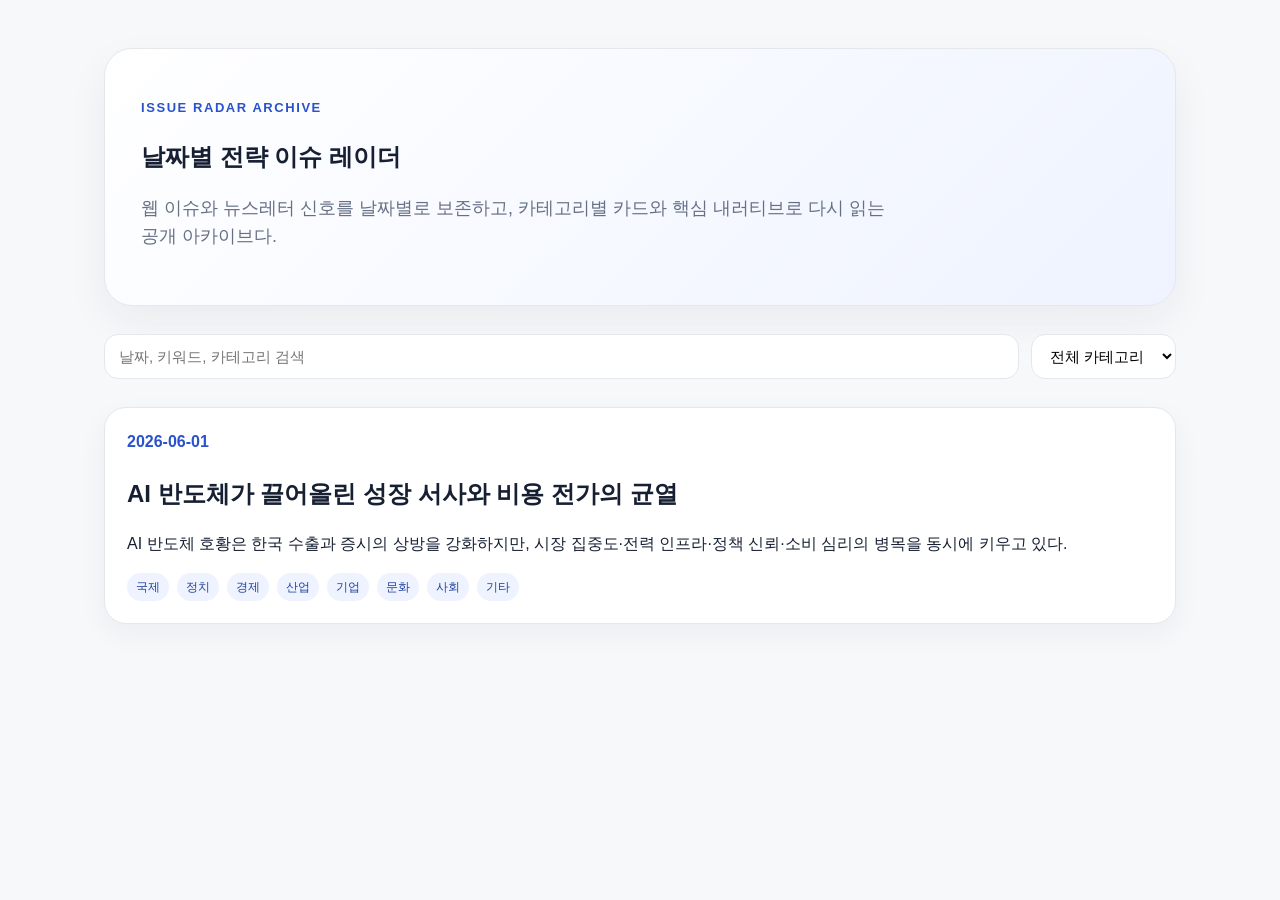
<file: docs/index.html>
<!doctype html>
<html lang="ko">
<head>
  <meta charset="utf-8" />
  <meta name="viewport" content="width=device-width, initial-scale=1" />
  <title>Issue Radar Archive</title>
  <link rel="stylesheet" href="./assets/style.css" />
</head>
<body>
  <main class="page">
    <section class="hero">
      <p class="eyebrow">Issue Radar Archive</p>
      <h1>날짜별 전략 이슈 레이더</h1>
      <p class="lead">웹 이슈와 뉴스레터 신호를 날짜별로 보존하고, 카테고리별 카드와 핵심 내러티브로 다시 읽는 공개 아카이브다.</p>
    </section>
    <section class="toolbar">
      <input id="search" type="search" placeholder="날짜, 키워드, 카테고리 검색" />
      <select id="category"><option value="">전체 카테고리</option><option>국제</option><option>정치</option><option>경제</option><option>산업</option><option>기업</option><option>문화</option><option>사회</option><option>기타</option></select>
    </section>
    <section id="reports" class="grid"></section>
  </main>
  <script src="./assets/app.js"></script>
</body>
</html>
</file>
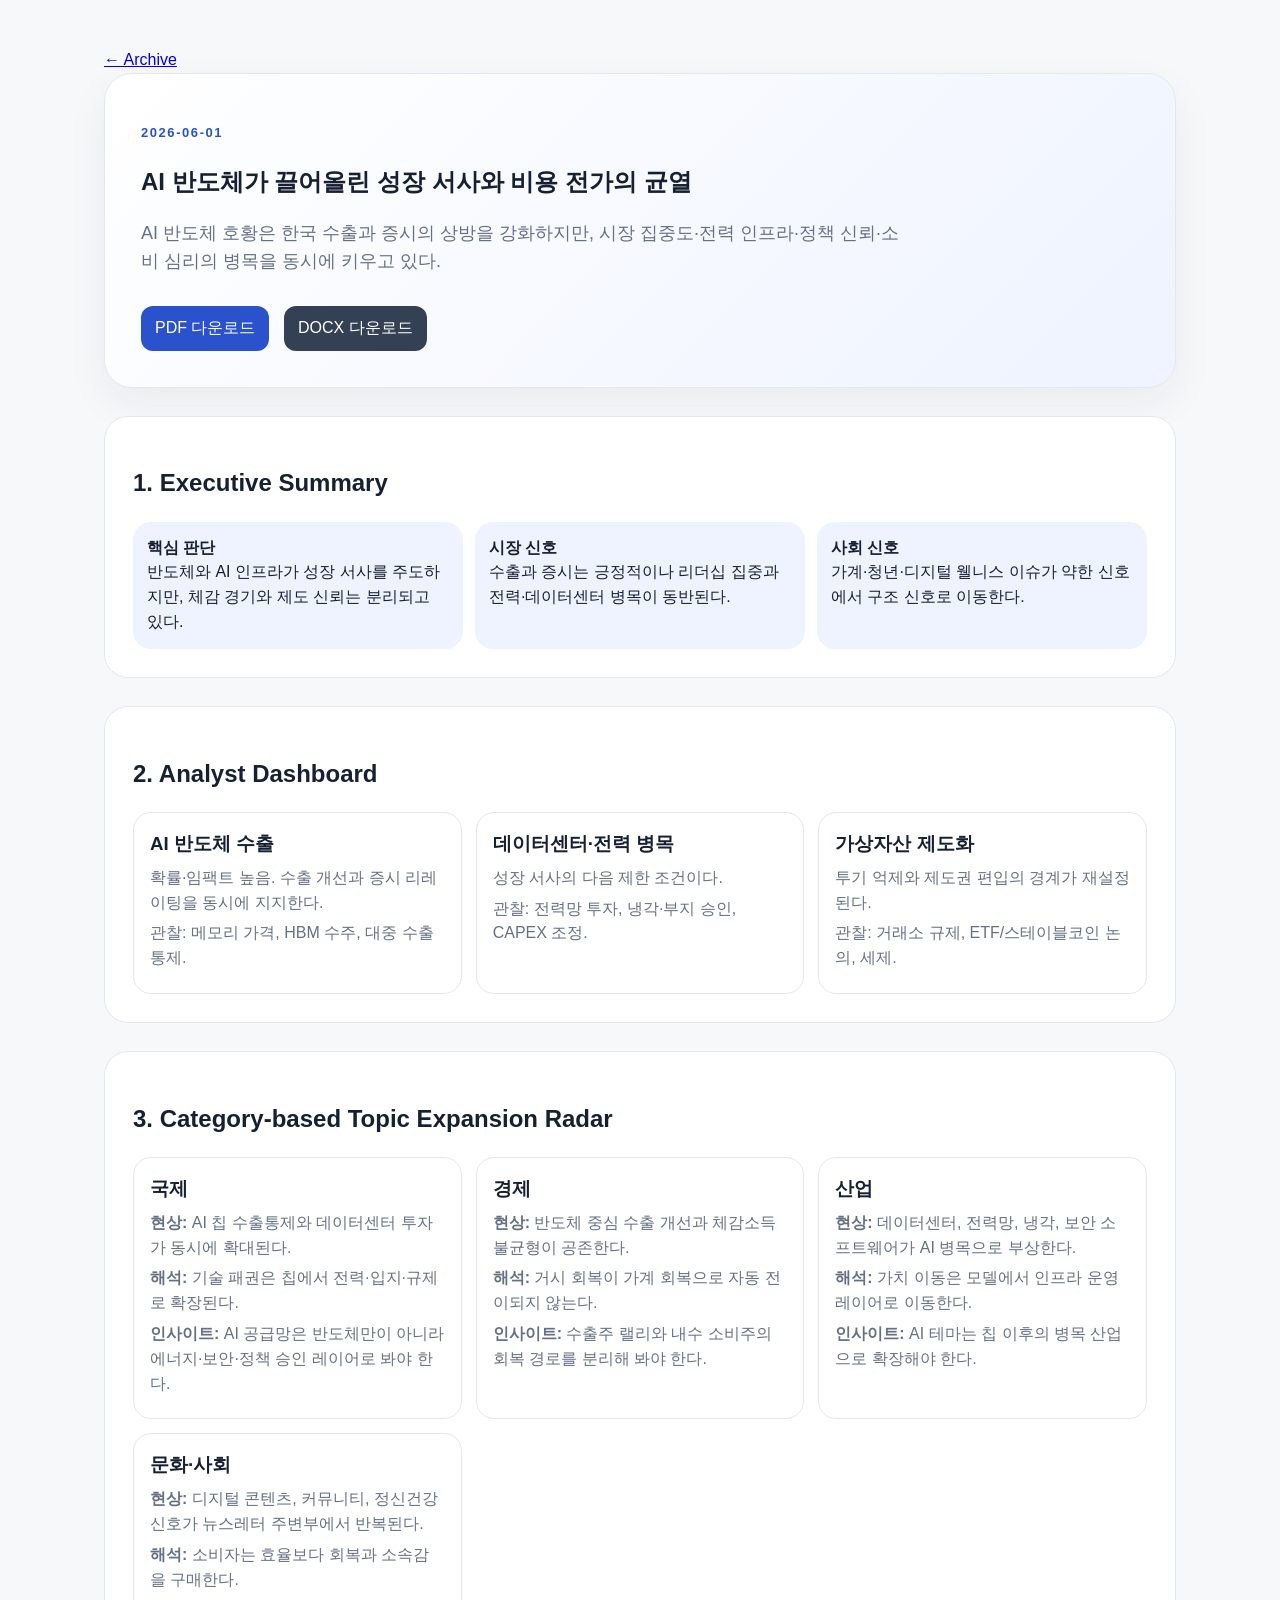
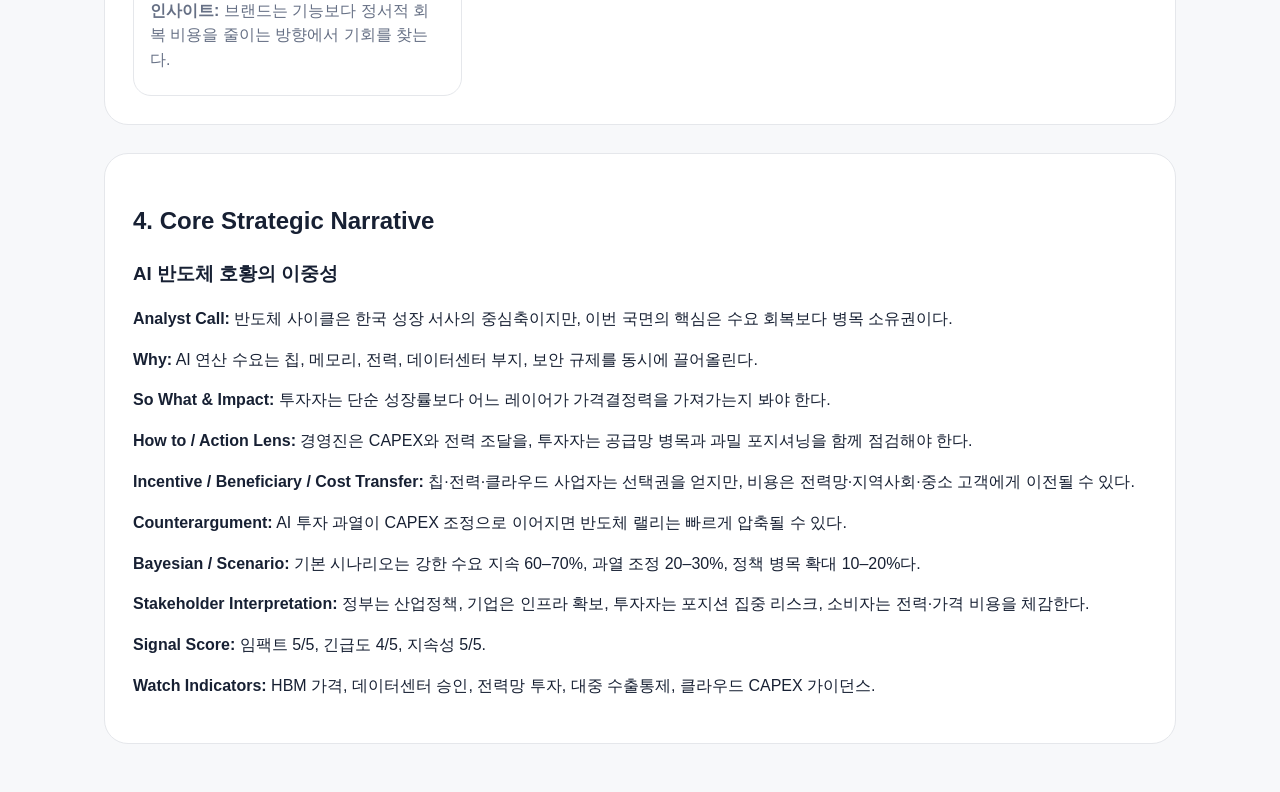
<file: docs/reports/2026-06-01/index.html>
<!doctype html>
<html lang="ko">
<head>
  <meta charset="utf-8" />
  <meta name="viewport" content="width=device-width, initial-scale=1" />
  <title>2026-06-01 Issue Radar</title>
  <link rel="stylesheet" href="../../assets/style.css" />
</head>
<body>
  <main class="page">
    <a href="../../index.html">← Archive</a>
    <section class="hero">
      <p class="eyebrow">2026-06-01</p>
      <h1>AI 반도체가 끌어올린 성장 서사와 비용 전가의 균열</h1>
      <p class="lead">AI 반도체 호황은 한국 수출과 증시의 상방을 강화하지만, 시장 집중도·전력 인프라·정책 신뢰·소비 심리의 병목을 동시에 키우고 있다.</p>
      <a class="download" href="./report.pdf">PDF 다운로드</a>
      <a class="download secondary" href="./report.docx">DOCX 다운로드</a>
    </section>

    <section class="section">
      <h2>1. Executive Summary</h2>
      <div class="kpi">
        <div><strong>핵심 판단</strong><br/>반도체와 AI 인프라가 성장 서사를 주도하지만, 체감 경기와 제도 신뢰는 분리되고 있다.</div>
        <div><strong>시장 신호</strong><br/>수출과 증시는 긍정적이나 리더십 집중과 전력·데이터센터 병목이 동반된다.</div>
        <div><strong>사회 신호</strong><br/>가계·청년·디지털 웰니스 이슈가 약한 신호에서 구조 신호로 이동한다.</div>
      </div>
    </section>

    <section class="section">
      <h2>2. Analyst Dashboard</h2>
      <div class="category-grid">
        <article class="issue"><h3>AI 반도체 수출</h3><p>확률·임팩트 높음. 수출 개선과 증시 리레이팅을 동시에 지지한다.</p><p>관찰: 메모리 가격, HBM 수주, 대중 수출통제.</p></article>
        <article class="issue"><h3>데이터센터·전력 병목</h3><p>성장 서사의 다음 제한 조건이다.</p><p>관찰: 전력망 투자, 냉각·부지 승인, CAPEX 조정.</p></article>
        <article class="issue"><h3>가상자산 제도화</h3><p>투기 억제와 제도권 편입의 경계가 재설정된다.</p><p>관찰: 거래소 규제, ETF/스테이블코인 논의, 세제.</p></article>
      </div>
    </section>

    <section class="section">
      <h2>3. Category-based Topic Expansion Radar</h2>
      <div class="category-grid">
        <article class="issue"><h3>국제</h3><p><strong>현상:</strong> AI 칩 수출통제와 데이터센터 투자가 동시에 확대된다.</p><p><strong>해석:</strong> 기술 패권은 칩에서 전력·입지·규제로 확장된다.</p><p><strong>인사이트:</strong> AI 공급망은 반도체만이 아니라 에너지·보안·정책 승인 레이어로 봐야 한다.</p></article>
        <article class="issue"><h3>경제</h3><p><strong>현상:</strong> 반도체 중심 수출 개선과 체감소득 불균형이 공존한다.</p><p><strong>해석:</strong> 거시 회복이 가계 회복으로 자동 전이되지 않는다.</p><p><strong>인사이트:</strong> 수출주 랠리와 내수 소비주의 회복 경로를 분리해 봐야 한다.</p></article>
        <article class="issue"><h3>산업</h3><p><strong>현상:</strong> 데이터센터, 전력망, 냉각, 보안 소프트웨어가 AI 병목으로 부상한다.</p><p><strong>해석:</strong> 가치 이동은 모델에서 인프라 운영 레이어로 이동한다.</p><p><strong>인사이트:</strong> AI 테마는 칩 이후의 병목 산업으로 확장해야 한다.</p></article>
        <article class="issue"><h3>문화·사회</h3><p><strong>현상:</strong> 디지털 콘텐츠, 커뮤니티, 정신건강 신호가 뉴스레터 주변부에서 반복된다.</p><p><strong>해석:</strong> 소비자는 효율보다 회복과 소속감을 구매한다.</p><p><strong>인사이트:</strong> 브랜드는 기능보다 정서적 회복 비용을 줄이는 방향에서 기회를 찾는다.</p></article>
      </div>
    </section>

    <section class="section">
      <h2>4. Core Strategic Narrative</h2>
      <h3>AI 반도체 호황의 이중성</h3>
      <p><strong>Analyst Call:</strong> 반도체 사이클은 한국 성장 서사의 중심축이지만, 이번 국면의 핵심은 수요 회복보다 병목 소유권이다.</p>
      <p><strong>Why:</strong> AI 연산 수요는 칩, 메모리, 전력, 데이터센터 부지, 보안 규제를 동시에 끌어올린다.</p>
      <p><strong>So What & Impact:</strong> 투자자는 단순 성장률보다 어느 레이어가 가격결정력을 가져가는지 봐야 한다.</p>
      <p><strong>How to / Action Lens:</strong> 경영진은 CAPEX와 전력 조달을, 투자자는 공급망 병목과 과밀 포지셔닝을 함께 점검해야 한다.</p>
      <p><strong>Incentive / Beneficiary / Cost Transfer:</strong> 칩·전력·클라우드 사업자는 선택권을 얻지만, 비용은 전력망·지역사회·중소 고객에게 이전될 수 있다.</p>
      <p><strong>Counterargument:</strong> AI 투자 과열이 CAPEX 조정으로 이어지면 반도체 랠리는 빠르게 압축될 수 있다.</p>
      <p><strong>Bayesian / Scenario:</strong> 기본 시나리오는 강한 수요 지속 60–70%, 과열 조정 20–30%, 정책 병목 확대 10–20%다.</p>
      <p><strong>Stakeholder Interpretation:</strong> 정부는 산업정책, 기업은 인프라 확보, 투자자는 포지션 집중 리스크, 소비자는 전력·가격 비용을 체감한다.</p>
      <p><strong>Signal Score:</strong> 임팩트 5/5, 긴급도 4/5, 지속성 5/5.</p>
      <p><strong>Watch Indicators:</strong> HBM 가격, 데이터센터 승인, 전력망 투자, 대중 수출통제, 클라우드 CAPEX 가이던스.</p>
    </section>
  </main>
</body>
</html>
</file>
<file: docs/assets/style.css>
:root{--bg:#f7f8fa;--panel:#ffffff;--ink:#172033;--muted:#667085;--line:#e5e7eb;--accent:#2952cc;--soft:#eef3ff}*{box-sizing:border-box}body{margin:0;background:var(--bg);color:var(--ink);font-family:-apple-system,BlinkMacSystemFont,'Segoe UI',sans-serif;line-height:1.55}.page{max-width:1120px;margin:0 auto;padding:48px 24px}.hero{background:linear-gradient(135deg,#fff,#eef3ff);border:1px solid var(--line);border-radius:28px;padding:36px;box-shadow:0 16px 40px rgba(23,32,51,.06)}.eyebrow{font-size:13px;letter-spacing:.12em;text-transform:uppercase;color:var(--accent);font-weight:700}.lead{max-width:760px;color:var(--muted);font-size:18px}.toolbar{display:flex;gap:12px;margin:28px 0}.toolbar input,.toolbar select{border:1px solid var(--line);border-radius:14px;padding:12px 14px;background:#fff;font-size:15px}.toolbar input{flex:1}.grid{display:grid;grid-template-columns:repeat(auto-fit,minmax(280px,1fr));gap:18px}.card{display:block;text-decoration:none;color:inherit;background:var(--panel);border:1px solid var(--line);border-radius:22px;padding:22px;box-shadow:0 10px 28px rgba(23,32,51,.05)}.card:hover{border-color:#b8c7ff;transform:translateY(-1px)}.date{font-weight:800;color:var(--accent)}.tags{display:flex;flex-wrap:wrap;gap:8px;margin-top:14px}.tag{font-size:12px;background:var(--soft);color:#2342a0;border-radius:999px;padding:5px 9px}.section{margin-top:28px;background:#fff;border:1px solid var(--line);border-radius:24px;padding:28px}.kpi{display:grid;grid-template-columns:repeat(auto-fit,minmax(190px,1fr));gap:12px}.kpi div{background:var(--soft);border-radius:18px;padding:14px}.category-grid{display:grid;grid-template-columns:repeat(auto-fit,minmax(260px,1fr));gap:14px}.issue{border:1px solid var(--line);border-radius:18px;padding:16px;background:#fff}.issue h3{margin:0 0 8px}.issue p{margin:6px 0;color:var(--muted)}.download{display:inline-block;margin-right:10px;margin-top:12px;padding:10px 14px;border-radius:12px;background:var(--accent);color:#fff;text-decoration:none}.download.secondary{background:#344054}@media(max-width:720px){.page{padding:28px 16px}.hero{padding:24px}.toolbar{flex-direction:column}}
</file>
